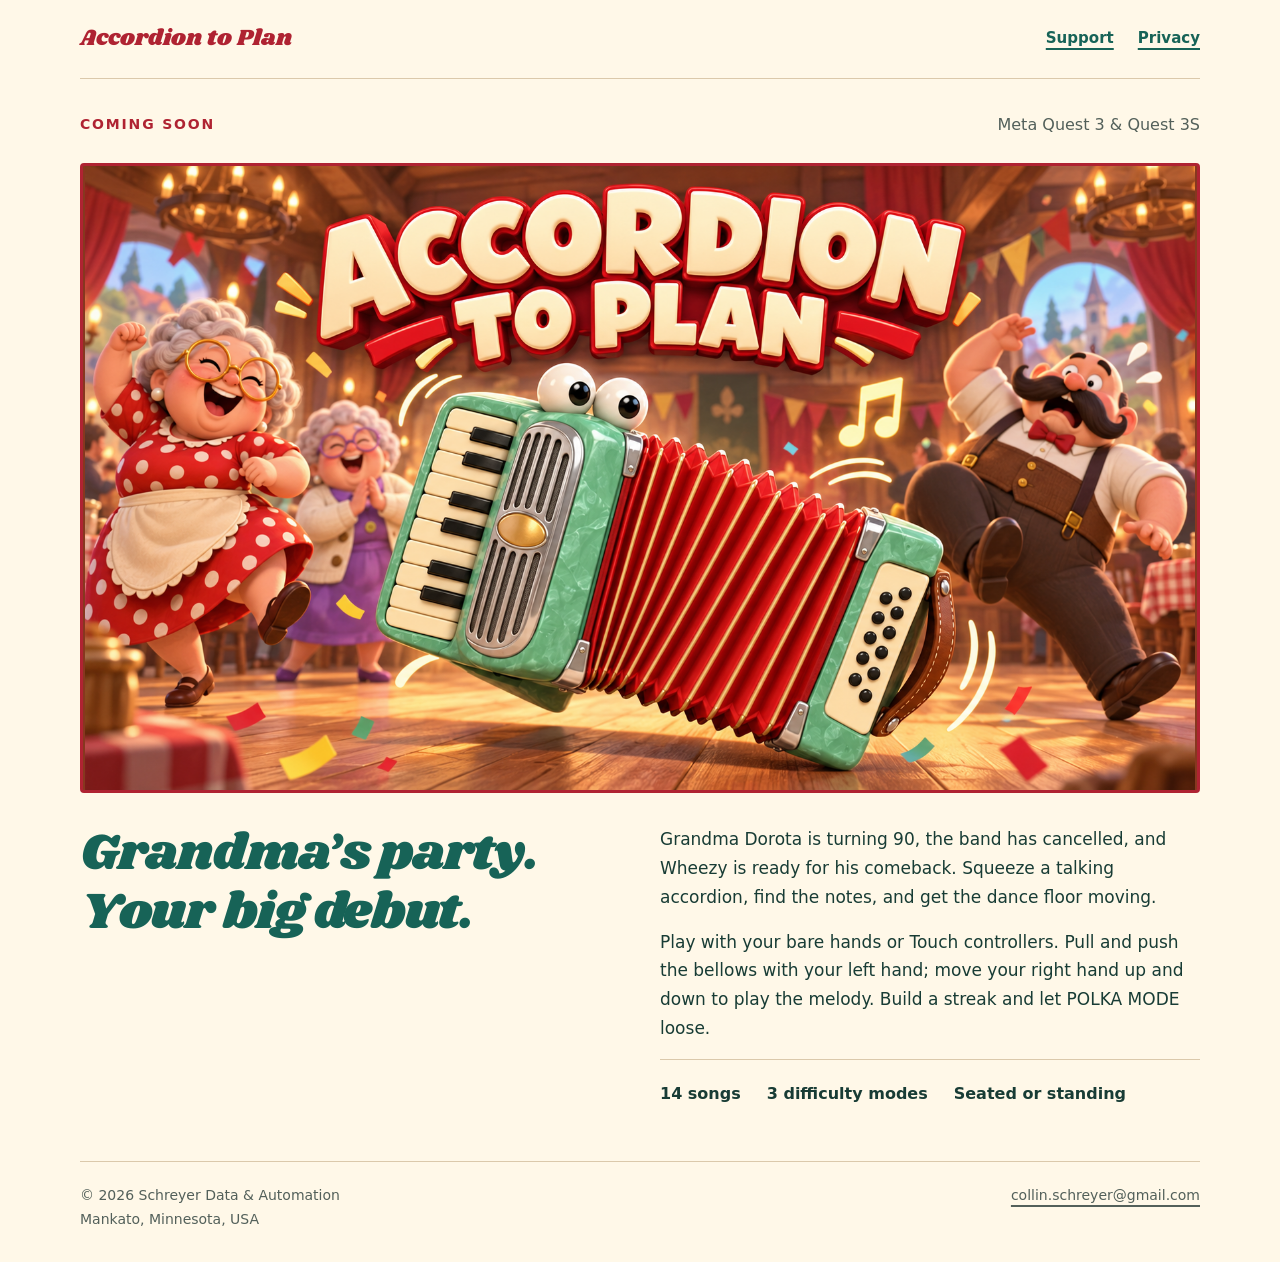
<file: index.html>
<!doctype html>
<html lang="en">
<head>
  <meta charset="utf-8">
  <meta name="viewport" content="width=device-width, initial-scale=1">
  <title>Accordion to Plan · Coming soon to Meta Quest</title>
  <meta name="description" content="Meet Wheezy, your talking accordion. A comedy rhythm game coming to Meta Quest 3 and 3S, from Schreyer Data & Automation.">
  <link rel="stylesheet" href="style.css">
</head>
<body>
  <a class="skip" href="#main">Skip to content</a>
  <div class="shell">
    <header class="site-header">
      <a class="brand" href="./" aria-label="Accordion to Plan home">Accordion to Plan</a>
      <nav class="site-nav" aria-label="Main navigation"><a href="support/">Support</a><a href="privacy/">Privacy</a></nav>
    </header>
    <main id="main" class="landing">
      <div class="announcement"><p class="eyebrow">Coming soon</p><p class="availability">Meta Quest 3 &amp; Quest 3S</p></div>
      <img class="key-art" src="assets/key-art.png" width="1672" height="941" alt="Illustrated Accordion to Plan key art: Wheezy, a teal accordion with googly eyes, stretches his red bellows while the party guests dance.">
      <div class="intro">
        <h1>Grandma’s party.<br>Your big debut.</h1>
        <div>
          <p>Grandma Dorota is turning 90, the band has cancelled, and Wheezy is ready for his comeback. Squeeze a talking accordion, find the notes, and get the dance floor moving.</p>
          <p>Play with your bare hands or Touch controllers. Pull and push the bellows with your left hand; move your right hand up and down to play the melody. Build a streak and let POLKA MODE loose.</p>
          <div class="facts" aria-label="Game features"><span>14 songs</span><span>3 difficulty modes</span><span>Seated or standing</span></div>
        </div>
      </div>
    </main>
    <footer class="site-footer"><p>© 2026 Schreyer Data &amp; Automation<br>Mankato, Minnesota, USA</p><p><a href="mailto:collin.schreyer@gmail.com">collin.schreyer@gmail.com</a></p></footer>
  </div>
</body>
</html>
</file>
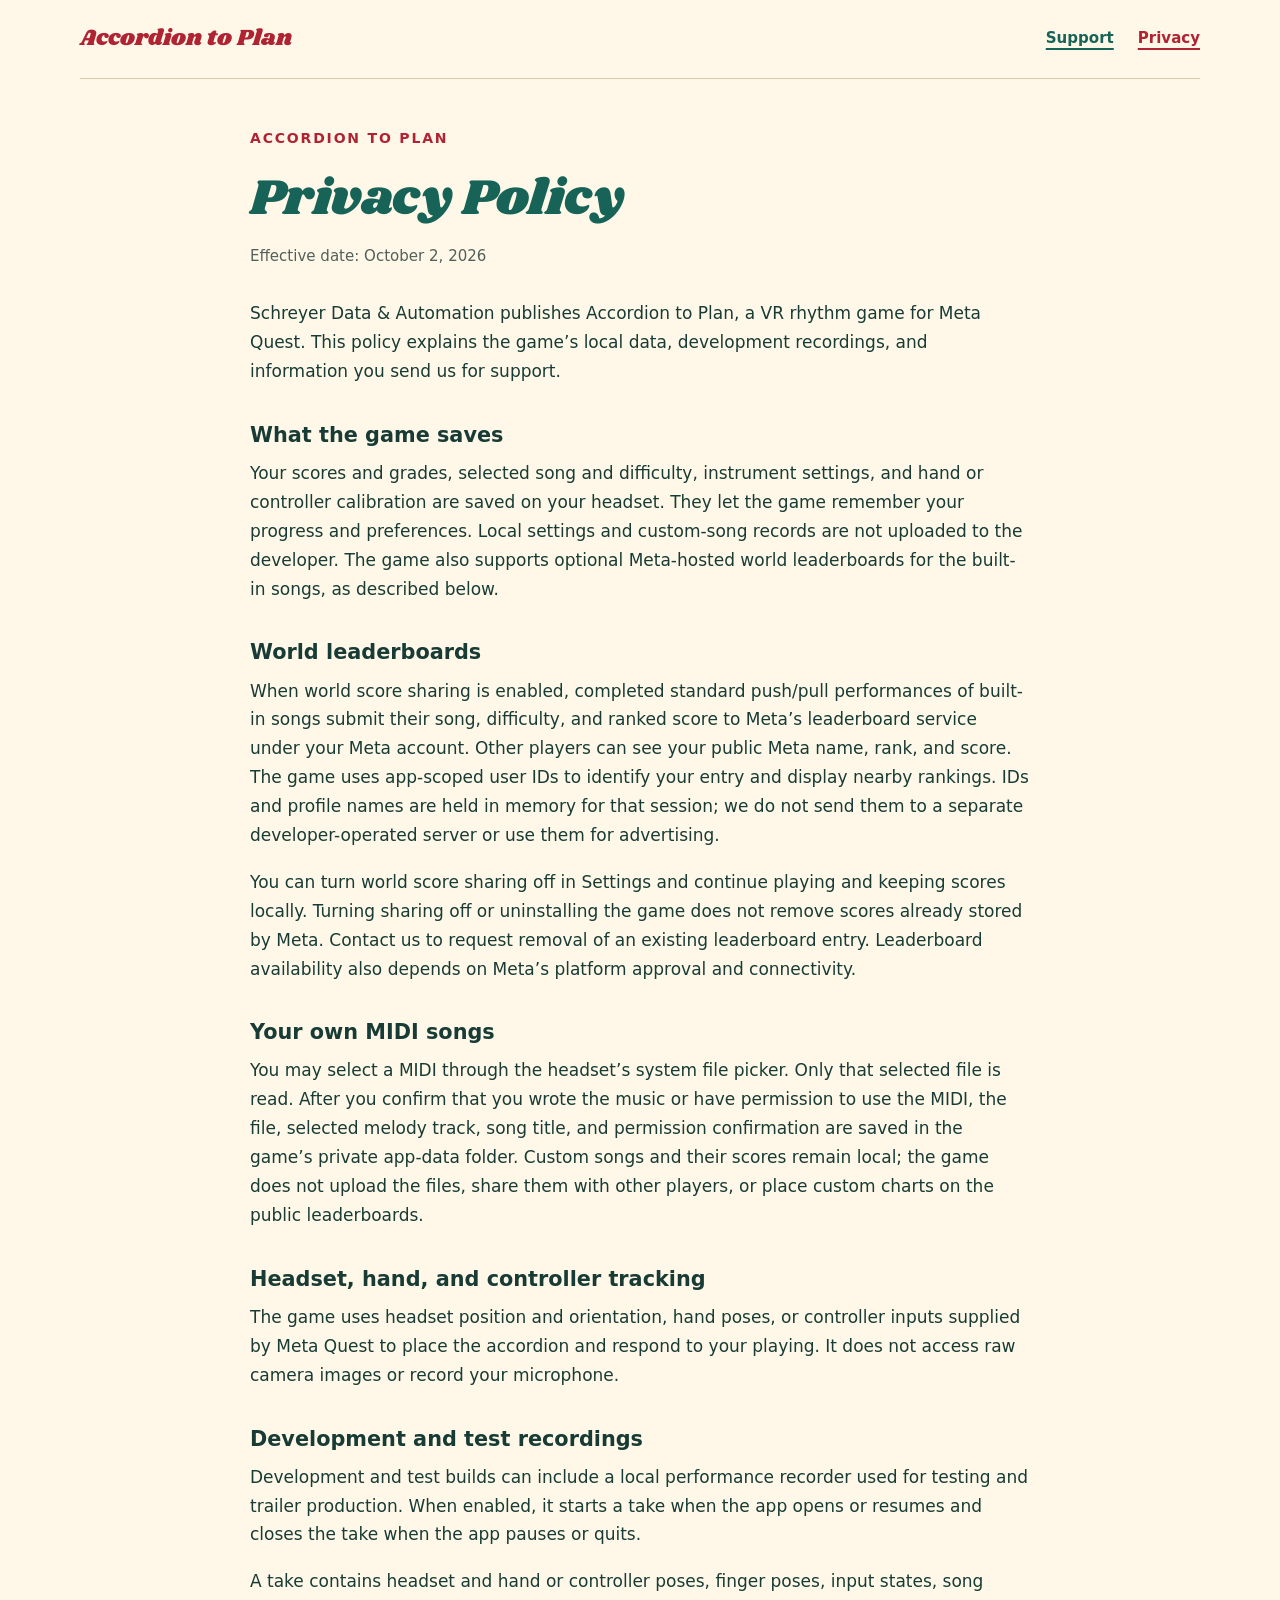
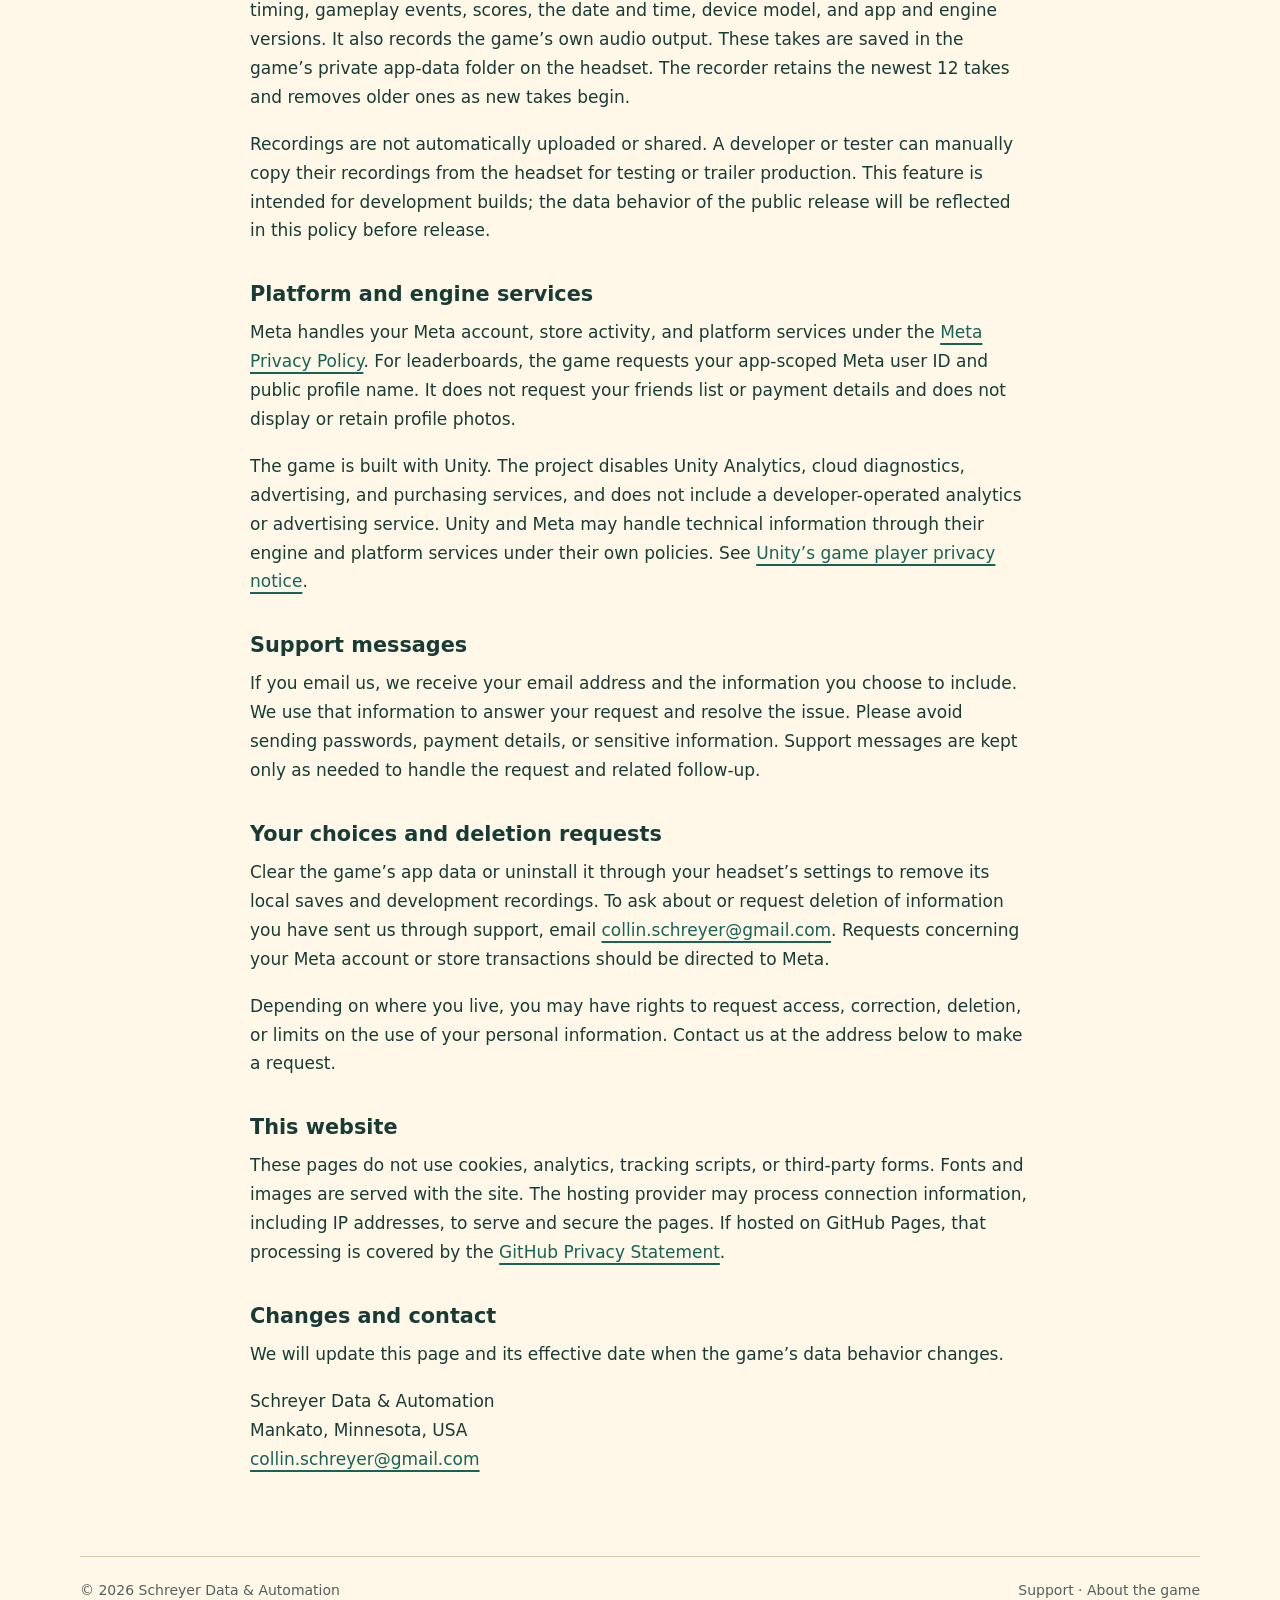
<file: privacy/index.html>
<!doctype html>
<html lang="en">
<head>
  <meta charset="utf-8">
  <meta name="viewport" content="width=device-width, initial-scale=1">
  <title>Privacy Policy · Accordion to Plan</title>
  <meta name="description" content="How Accordion to Plan handles local saves, hand tracking, development recordings, and support messages.">
  <link rel="stylesheet" href="../style.css">
</head>
<body>
  <a class="skip" href="#main">Skip to content</a>
  <div class="shell">
    <header class="site-header">
      <a class="brand" href="../" aria-label="Accordion to Plan home">Accordion to Plan</a>
      <nav class="site-nav" aria-label="Main navigation"><a href="../support/">Support</a><a href="./" aria-current="page">Privacy</a></nav>
    </header>
    <main id="main" class="document">
      <p class="eyebrow">Accordion to Plan</p>
      <h1>Privacy Policy</h1>
      <p class="effective">Effective date: October 2, 2026</p>
      <p>Schreyer Data &amp; Automation publishes Accordion to Plan, a VR rhythm game for Meta Quest. This policy explains the game’s local data, development recordings, and information you send us for support.</p>
      <h2>What the game saves</h2>
      <p>Your scores and grades, selected song and difficulty, instrument settings, and hand or controller calibration are saved on your headset. They let the game remember your progress and preferences. Local settings and custom-song records are not uploaded to the developer. The game also supports optional Meta-hosted world leaderboards for the built-in songs, as described below.</p>
      <h2>World leaderboards</h2>
      <p>When world score sharing is enabled, completed standard push/pull performances of built-in songs submit their song, difficulty, and ranked score to Meta’s leaderboard service under your Meta account. Other players can see your public Meta name, rank, and score. The game uses app-scoped user IDs to identify your entry and display nearby rankings. IDs and profile names are held in memory for that session; we do not send them to a separate developer-operated server or use them for advertising.</p>
      <p>You can turn world score sharing off in Settings and continue playing and keeping scores locally. Turning sharing off or uninstalling the game does not remove scores already stored by Meta. Contact us to request removal of an existing leaderboard entry. Leaderboard availability also depends on Meta’s platform approval and connectivity.</p>
      <h2>Your own MIDI songs</h2>
      <p>You may select a MIDI through the headset’s system file picker. Only that selected file is read. After you confirm that you wrote the music or have permission to use the MIDI, the file, selected melody track, song title, and permission confirmation are saved in the game’s private app-data folder. Custom songs and their scores remain local; the game does not upload the files, share them with other players, or place custom charts on the public leaderboards.</p>
      <h2>Headset, hand, and controller tracking</h2>
      <p>The game uses headset position and orientation, hand poses, or controller inputs supplied by Meta Quest to place the accordion and respond to your playing. It does not access raw camera images or record your microphone.</p>
      <h2>Development and test recordings</h2>
      <p>Development and test builds can include a local performance recorder used for testing and trailer production. When enabled, it starts a take when the app opens or resumes and closes the take when the app pauses or quits.</p>
      <p>A take contains headset and hand or controller poses, finger poses, input states, song timing, gameplay events, scores, the date and time, device model, and app and engine versions. It also records the game’s own audio output. These takes are saved in the game’s private app-data folder on the headset. The recorder retains the newest 12 takes and removes older ones as new takes begin.</p>
      <p>Recordings are not automatically uploaded or shared. A developer or tester can manually copy their recordings from the headset for testing or trailer production. This feature is intended for development builds; the data behavior of the public release will be reflected in this policy before release.</p>
      <h2>Platform and engine services</h2>
      <p>Meta handles your Meta account, store activity, and platform services under the <a href="https://www.meta.com/legal/privacy-policy/">Meta Privacy Policy</a>. For leaderboards, the game requests your app-scoped Meta user ID and public profile name. It does not request your friends list or payment details and does not display or retain profile photos.</p>
      <p>The game is built with Unity. The project disables Unity Analytics, cloud diagnostics, advertising, and purchasing services, and does not include a developer-operated analytics or advertising service. Unity and Meta may handle technical information through their engine and platform services under their own policies. See <a href="https://unity.com/legal/game-player-and-app-user-privacy-policy">Unity’s game player privacy notice</a>.</p>
      <h2>Support messages</h2>
      <p>If you email us, we receive your email address and the information you choose to include. We use that information to answer your request and resolve the issue. Please avoid sending passwords, payment details, or sensitive information. Support messages are kept only as needed to handle the request and related follow-up.</p>
      <h2>Your choices and deletion requests</h2>
      <p>Clear the game’s app data or uninstall it through your headset’s settings to remove its local saves and development recordings. To ask about or request deletion of information you have sent us through support, email <a href="mailto:collin.schreyer@gmail.com">collin.schreyer@gmail.com</a>. Requests concerning your Meta account or store transactions should be directed to Meta.</p>
      <p>Depending on where you live, you may have rights to request access, correction, deletion, or limits on the use of your personal information. Contact us at the address below to make a request.</p>
      <h2>This website</h2>
      <p>These pages do not use cookies, analytics, tracking scripts, or third-party forms. Fonts and images are served with the site. The hosting provider may process connection information, including IP addresses, to serve and secure the pages. If hosted on GitHub Pages, that processing is covered by the <a href="https://docs.github.com/en/site-policy/privacy-policies/github-general-privacy-statement">GitHub Privacy Statement</a>.</p>
      <h2>Changes and contact</h2>
      <p>We will update this page and its effective date when the game’s data behavior changes.</p>
      <p>Schreyer Data &amp; Automation<br>Mankato, Minnesota, USA<br><a href="mailto:collin.schreyer@gmail.com">collin.schreyer@gmail.com</a></p>
    </main>
    <footer class="site-footer"><p>© 2026 Schreyer Data &amp; Automation</p><p><a href="../support/">Support</a> · <a href="../">About the game</a></p></footer>
  </div>
</body>
</html>
</file>
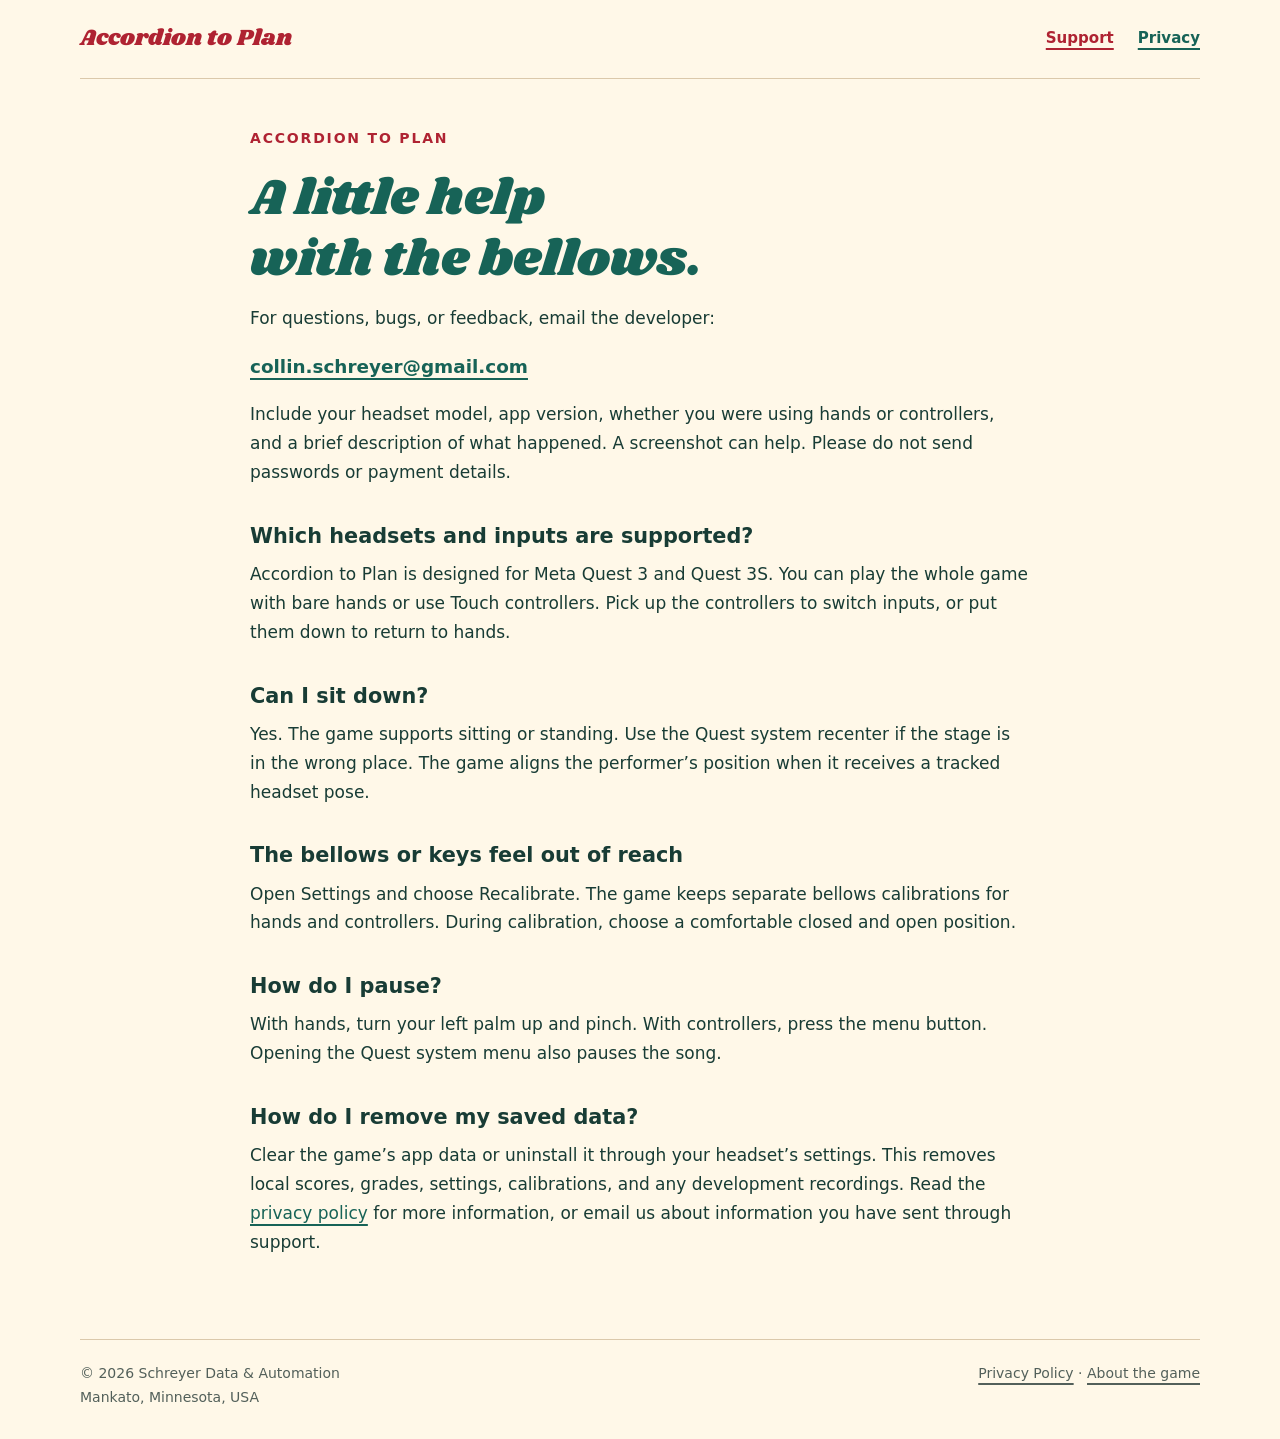
<file: support/index.html>
<!doctype html>
<html lang="en">
<head>
  <meta charset="utf-8">
  <meta name="viewport" content="width=device-width, initial-scale=1">
  <title>Support · Accordion to Plan</title>
  <meta name="description" content="Contact the developer and find help with Accordion to Plan on Meta Quest 3 and Quest 3S.">
  <link rel="stylesheet" href="../style.css">
</head>
<body>
  <a class="skip" href="#main">Skip to content</a>
  <div class="shell">
    <header class="site-header">
      <a class="brand" href="../" aria-label="Accordion to Plan home">Accordion to Plan</a>
      <nav class="site-nav" aria-label="Main navigation"><a href="./" aria-current="page">Support</a><a href="../privacy/">Privacy</a></nav>
    </header>
    <main id="main" class="document">
      <p class="eyebrow">Accordion to Plan</p>
      <h1>A little help<br>with the bellows.</h1>
      <p>For questions, bugs, or feedback, email the developer:</p>
      <p class="contact"><a href="mailto:collin.schreyer@gmail.com?subject=Accordion%20to%20Plan%20support">collin.schreyer@gmail.com</a></p>
      <p>Include your headset model, app version, whether you were using hands or controllers, and a brief description of what happened. A screenshot can help. Please do not send passwords or payment details.</p>
      <h2>Which headsets and inputs are supported?</h2>
      <p>Accordion to Plan is designed for Meta Quest 3 and Quest 3S. You can play the whole game with bare hands or use Touch controllers. Pick up the controllers to switch inputs, or put them down to return to hands.</p>
      <h2>Can I sit down?</h2>
      <p>Yes. The game supports sitting or standing. Use the Quest system recenter if the stage is in the wrong place. The game aligns the performer’s position when it receives a tracked headset pose.</p>
      <h2>The bellows or keys feel out of reach</h2>
      <p>Open Settings and choose Recalibrate. The game keeps separate bellows calibrations for hands and controllers. During calibration, choose a comfortable closed and open position.</p>
      <h2>How do I pause?</h2>
      <p>With hands, turn your left palm up and pinch. With controllers, press the menu button. Opening the Quest system menu also pauses the song.</p>
      <h2>How do I remove my saved data?</h2>
      <p>Clear the game’s app data or uninstall it through your headset’s settings. This removes local scores, grades, settings, calibrations, and any development recordings. Read the <a href="../privacy/">privacy policy</a> for more information, or email us about information you have sent through support.</p>
    </main>
    <footer class="site-footer"><p>© 2026 Schreyer Data &amp; Automation<br>Mankato, Minnesota, USA</p><p><a href="../privacy/">Privacy Policy</a> · <a href="../">About the game</a></p></footer>
  </div>
</body>
</html>
</file>
<file: style.css>
@font-face{font-family:Shrikhand;src:url('assets/Shrikhand-Regular.ttf') format('truetype');font-display:swap}
:root{color-scheme:light;--paper:#fff8e8;--ink:#183c35;--teal:#176357;--red:#af2332;--gold:#f3c85e;--rule:#dbc9ab;--muted:#53605a}
*{box-sizing:border-box}
html{scroll-behavior:smooth}
body{margin:0;background:var(--paper);color:var(--ink);font:1.0625rem/1.7 system-ui,-apple-system,BlinkMacSystemFont,'Segoe UI',sans-serif}
a{color:var(--teal);text-decoration-thickness:1.5px;text-underline-offset:5px}
a:hover{text-decoration-thickness:2.5px}
a:focus-visible{outline:3px solid var(--red);outline-offset:5px;border-radius:2px}
.skip{position:absolute;top:12px;left:12px;background:var(--paper);padding:10px 16px;transform:translateY(-160%);z-index:10}
.skip:focus{transform:none}
.shell{width:min(1120px,calc(100% - 64px));margin-inline:auto}
.site-header{display:flex;justify-content:space-between;align-items:center;gap:24px;padding-block:25px;border-bottom:1px solid var(--rule)}
.brand{font:1.42rem/1.25 Shrikhand,Georgia,serif;color:var(--red);text-decoration:none;max-width:240px}
.site-nav{display:flex;align-items:center;gap:24px;font-size:.94rem;font-weight:650}
.site-nav a[aria-current='page']{color:var(--red)}
.landing{padding-block:32px 54px}
.announcement{display:flex;align-items:center;justify-content:space-between;gap:24px;margin-bottom:24px}
.eyebrow{margin:0;color:var(--red);font-size:.875rem;font-weight:750;letter-spacing:.13em;text-transform:uppercase}
.availability{margin:0;font-size:1rem;color:var(--muted)}
.key-art{display:block;width:100%;height:auto;aspect-ratio:1672/941;object-fit:contain;background:#87371f;border:3px solid var(--red);border-radius:4px}
.intro{display:grid;grid-template-columns:1fr 1fr;gap:40px;margin-top:32px;align-items:start}
h1,h2,h3{line-height:1.22;color:var(--ink)}
.intro h1{font:clamp(2rem,4vw,3.35rem)/1.15 Shrikhand,Georgia,serif;letter-spacing:-.025em;margin:0;color:var(--teal)}
.intro p{margin:0 0 16px;max-width:52ch}
.facts{padding:20px 0 0;display:flex;gap:12px 26px;flex-wrap:wrap;border-top:1px solid var(--rule);font-size:1rem;font-weight:650}
.facts span{white-space:nowrap}
.document{max-width:780px;margin:0 auto;padding-block:48px 64px}
.document h1{font:clamp(2.15rem,6vw,3.15rem)/1.2 Shrikhand,Georgia,serif;margin:12px 0 14px;color:var(--teal)}
.document h2{font-size:1.3rem;line-height:1.35;margin:35px 0 10px}
.document p{margin:0 0 18px}
.document ul{padding-left:24px;margin:12px 0 22px}
.document li{padding-left:4px;margin-block:7px}
.document .effective{color:var(--muted);font-size:.94rem;margin-bottom:30px}
.notice{padding:20px 22px;border-left:4px solid var(--red);background:#f5ecd8;margin-block:24px}
.notice p:last-child{margin-bottom:0}
.contact{font-size:1.15rem;font-weight:700;overflow-wrap:anywhere}
.site-footer{border-top:1px solid var(--rule);display:flex;justify-content:space-between;align-items:flex-start;gap:24px;padding-block:22px 30px;font-size:.875rem;color:var(--muted)}
.site-footer p{margin:0}
.site-footer a{color:var(--muted)}
@media(max-width:700px){.shell{width:calc(100% - 36px)}.site-header{padding-block:20px;align-items:flex-start}.brand{font-size:1.15rem;max-width:170px}.site-nav{gap:16px;flex-wrap:wrap;justify-content:flex-end;font-size:.875rem}.announcement{align-items:flex-start;flex-direction:column;gap:6px}.intro{grid-template-columns:1fr;gap:20px;margin-top:24px}.landing{padding-block:24px 36px}.document{padding-block:32px 42px}.site-footer{flex-direction:column;gap:12px}.facts{gap:8px 20px}.notice{padding:16px 18px}}
@media(prefers-reduced-motion:reduce){html{scroll-behavior:auto}}
</file>
